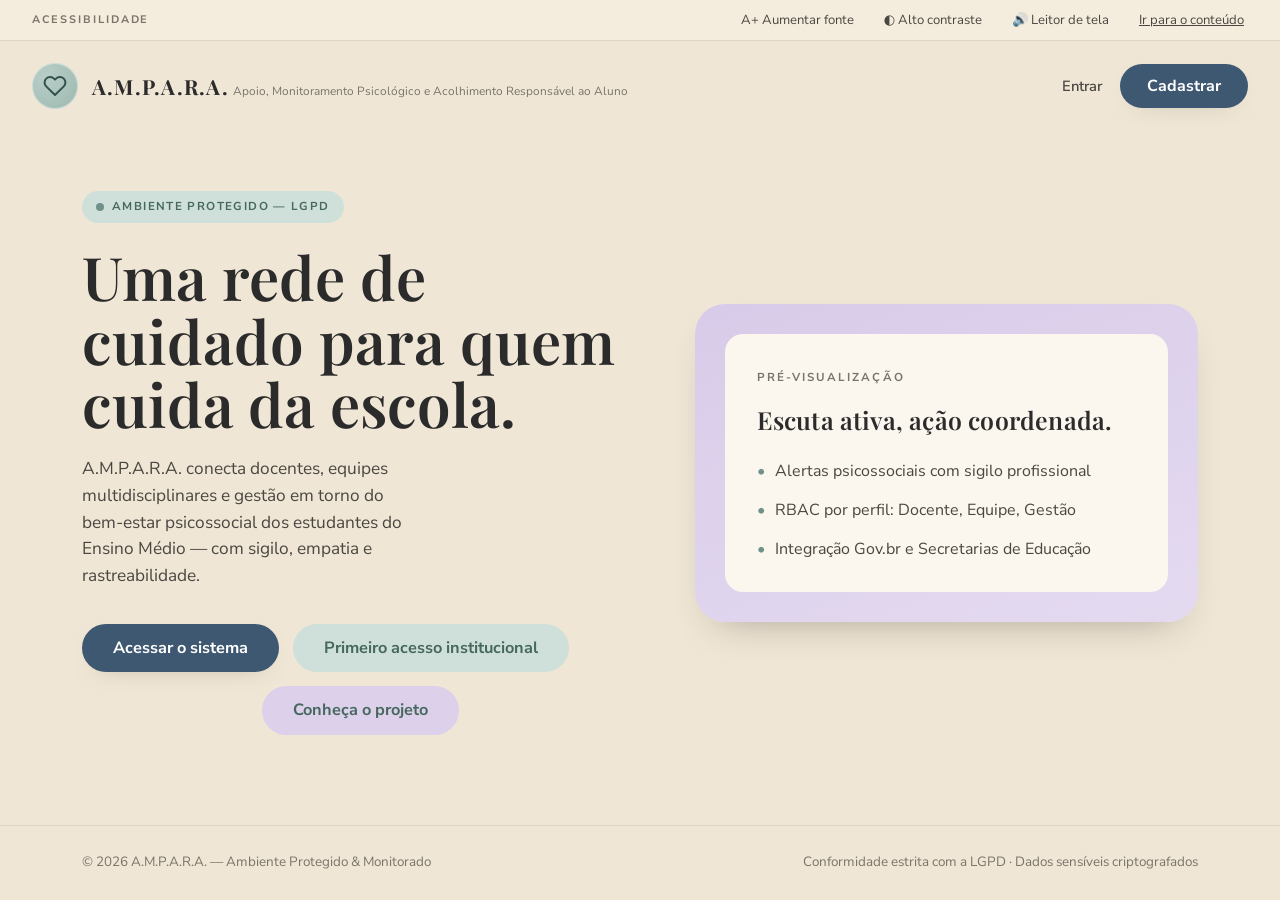
<file: templates/index.html>
<!doctype html>
<html lang="pt-BR">
<head>
  <meta charset="utf-8" />
  <meta name="viewport" content="width=device-width, initial-scale=1" />
  <title>A.M.P.A.R.A. — Rede de cuidado psicossocial escolar</title>
  <meta name="description" content="A.M.P.A.R.A. conecta docentes, equipes multidisciplinares e gestão em torno do bem-estar psicossocial dos estudantes do Ensino Médio." />
  <link rel="stylesheet" href="/static/styles.css" />
  <link rel="icon" href="data:image/svg+xml,<svg xmlns='http://www.w3.org/2000/svg' viewBox='0 0 100 100'><text y='.9em' font-size='90'>💚</text></svg>" />
</head>
<body>
  <a class="skip-link" href="#conteudo">Ir para o conteúdo</a>

  <!-- Barra de acessibilidade -->
  <div class="a11y-bar">
    <div class="wrap">
      <span class="label">Acessibilidade</span>
      <nav aria-label="Ferramentas de acessibilidade">
        <button class="a11y-btn" data-action="font">A+ Aumentar fonte</button>
        <button class="a11y-btn" data-action="contrast" aria-pressed="false">◐ Alto contraste</button>
        <button class="a11y-btn" data-action="reader">🔊 Leitor de tela</button>
        <a class="a11y-btn" href="#conteudo">Ir para o conteúdo</a>
      </nav>
    </div>
  </div>

  <!-- Cabeçalho -->
  <header class="site-header">
    <a class="brand" href="/">
      <span class="mark" aria-hidden="true">
        <svg viewBox="0 0 24 24" fill="none" stroke="currentColor" stroke-width="2" stroke-linecap="round" stroke-linejoin="round"><path d="M20.8 4.6a5.5 5.5 0 0 0-7.8 0L12 5.6l-1-1a5.5 5.5 0 0 0-7.8 7.8l1 1L12 21l7.8-7.6 1-1a5.5 5.5 0 0 0 0-7.8z"/></svg>
      </span>
      <span>
        <span class="name">A.M.P.A.R.A.</span>
        <span class="tagline">Apoio, Monitoramento Psicológico e Acolhimento Responsável ao Aluno</span>
      </span>
    </a>
    <div class="header-actions">
      <a class="header-link" href="/login">Entrar</a>
      <a class="btn btn-primary" href="/cadastro">Cadastrar</a>
    </div>
  </header>

  <!-- Conteúdo -->
  <main id="conteudo" class="container">
    <section class="hero">
      <div>
        <span class="badge"><span class="dot"></span> Ambiente Protegido — LGPD</span>
        <h1>Uma rede de cuidado para quem cuida da escola.</h1>
        <p class="lead">A.M.P.A.R.A. conecta docentes, equipes multidisciplinares e gestão em torno do bem-estar psicossocial dos estudantes do Ensino Médio — com sigilo, empatia e rastreabilidade.</p>
        <div class="cta-row">
          <a class="btn btn-primary btn-lg" href="/login">Acessar o sistema</a>
          <a class="btn btn-ghost btn-lg" href="/cadastro">Primeiro acesso institucional</a>
        </div>
        <div class="cta-secondary">
          <a class="btn btn-ghost btn-lg" href="https://ampara-sr1-presentation.lovable.app/">Conheça o projeto</a>
        </div>
      </div>

      <aside class="preview-shell" aria-label="Pré-visualização">
        <div class="preview-card">
          <span class="eyebrow">Pré-visualização</span>
          <h2>Escuta ativa, ação coordenada.</h2>
          <ul>
            <li>Alertas psicossociais com sigilo profissional</li>
            <li>RBAC por perfil: Docente, Equipe, Gestão</li>
            <li>Integração Gov.br e Secretarias de Educação</li>
          </ul>
        </div>
      </aside>
    </section>
  </main>

  <footer class="site-footer">
    <div class="container wrap">
      <span>© 2026 A.M.P.A.R.A. — Ambiente Protegido &amp; Monitorado</span>
      <span>Conformidade estrita com a LGPD · Dados sensíveis criptografados</span>
    </div>
  </footer>

  <script src="/static/main.js"></script>
</body>
</html>
</file>
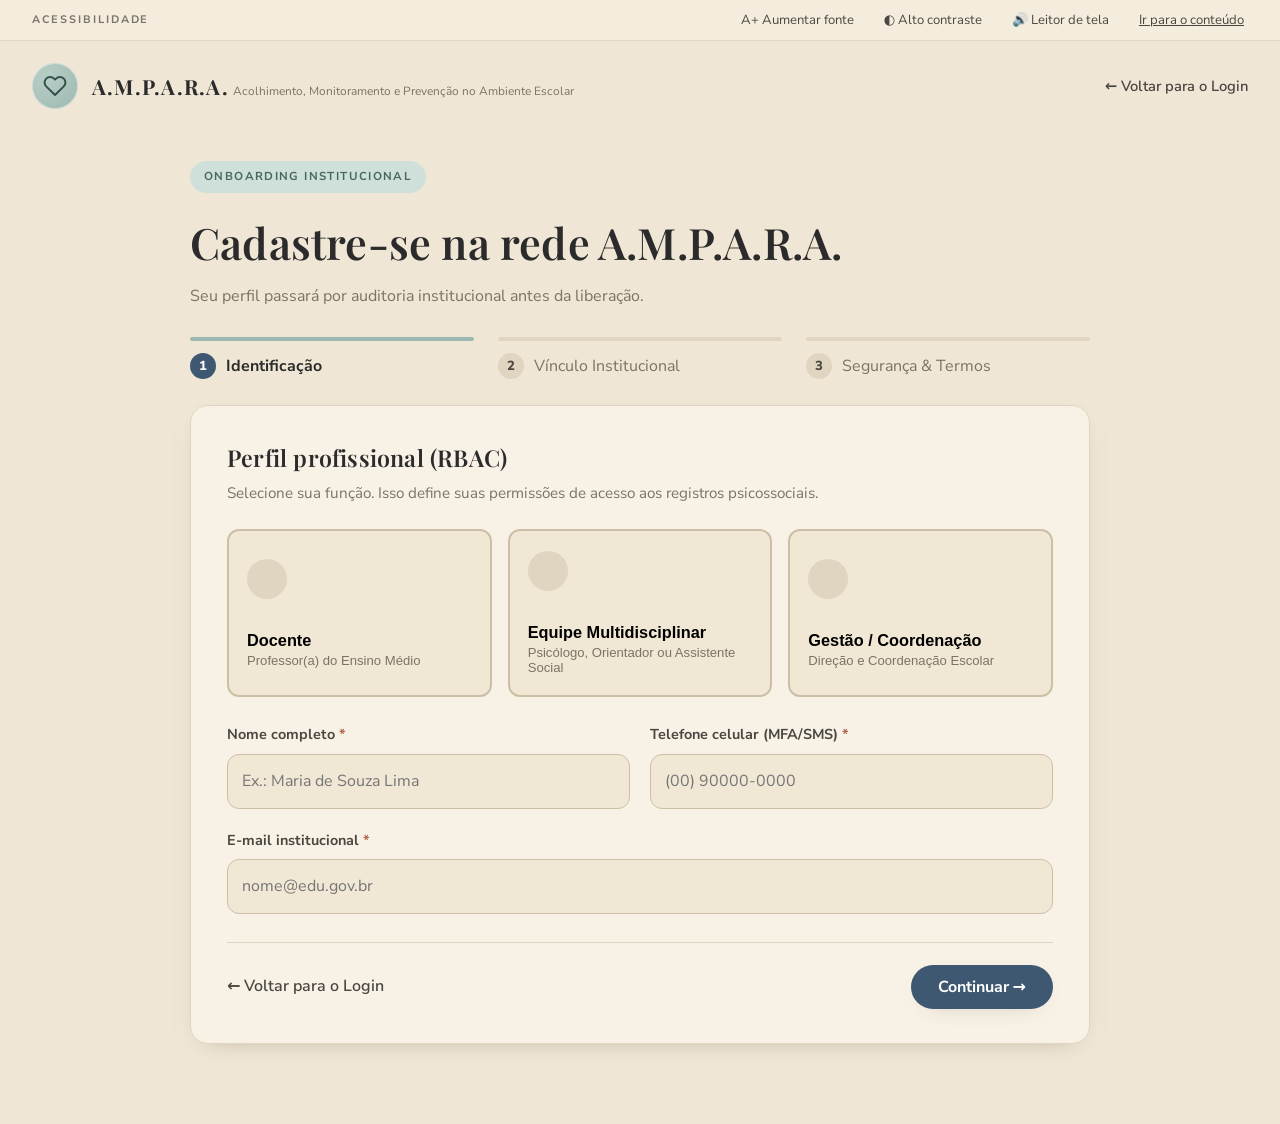
<file: templates/cadastro.html>
<!doctype html>
<html lang="pt-BR">
<head>
  <meta charset="utf-8" />
  <meta name="viewport" content="width=device-width, initial-scale=1" />
  <title>Cadastre-se na rede — A.M.P.A.R.A.</title>
  <meta name="description" content="Onboarding institucional da rede A.M.P.A.R.A. Seu perfil passará por auditoria antes da liberação." />
  <link rel="stylesheet" href="/static/styles.css" />
  <link rel="icon" href="data:image/svg+xml,<svg xmlns='http://www.w3.org/2000/svg' viewBox='0 0 100 100'><text y='.9em' font-size='90'>💚</text></svg>" />
</head>
<body>
  <a class="skip-link" href="#conteudo">Ir para o conteúdo</a>

  <div class="a11y-bar">
    <div class="wrap">
      <span class="label">Acessibilidade</span>
      <nav aria-label="Ferramentas de acessibilidade">
        <button class="a11y-btn" data-action="font">A+ Aumentar fonte</button>
        <button class="a11y-btn" data-action="contrast" aria-pressed="false">◐ Alto contraste</button>
        <button class="a11y-btn" data-action="reader">🔊 Leitor de tela</button>
        <a class="a11y-btn" href="#conteudo">Ir para o conteúdo</a>
      </nav>
    </div>
  </div>

  <header class="site-header">
    <a class="brand" href="/">
      <span class="mark" aria-hidden="true">
        <svg viewBox="0 0 24 24" fill="none" stroke="currentColor" stroke-width="2" stroke-linecap="round" stroke-linejoin="round"><path d="M20.8 4.6a5.5 5.5 0 0 0-7.8 0L12 5.6l-1-1a5.5 5.5 0 0 0-7.8 7.8l1 1L12 21l7.8-7.6 1-1a5.5 5.5 0 0 0 0-7.8z"/></svg>
      </span>
      <span>
        <span class="name">A.M.P.A.R.A.</span>
        <span class="tagline">Acolhimento, Monitoramento e Prevenção no Ambiente Escolar</span>
      </span>
    </a>
    <div class="header-actions">
      <a class="header-link" href="/login">← Voltar para o Login</a>
    </div>
  </header>

  <main id="conteudo" class="container">
    <section class="onboarding">
      <span class="badge">Onboarding Institucional</span>
      <h1>Cadastre-se na rede A.M.P.A.R.A.</h1>
      <p class="sub">Seu perfil passará por auditoria institucional antes da liberação.</p>

      <!-- Indicador de etapas -->
      <div class="steps" id="steps">
        <div class="step active" data-step="1">
          <div class="bar"></div>
          <div class="row"><span class="num">1</span> Identificação</div>
        </div>
        <div class="step" data-step="2">
          <div class="bar"></div>
          <div class="row"><span class="num">2</span> Vínculo Institucional</div>
        </div>
        <div class="step" data-step="3">
          <div class="bar"></div>
          <div class="row"><span class="num">3</span> Segurança &amp; Termos</div>
        </div>
      </div>

      <form id="wizard" class="wizard-card" novalidate>

        <!-- ETAPA 1 — Identificação -->
        <section class="panel active" data-panel="1">
          <h2>Perfil profissional (RBAC)</h2>
          <p class="desc">Selecione sua função. Isso define suas permissões de acesso aos registros psicossociais.</p>

          <div class="rbac-grid" role="group" aria-label="Perfil profissional">
            <button type="button" class="rbac-card" data-role="docente" aria-pressed="false">
              <span class="picked">✓ Selecionado</span>
              <span class="avatar" aria-hidden="true"></span>
              <span class="role">Docente</span>
              <span class="role-sub">Professor(a) do Ensino Médio</span>
            </button>
            <button type="button" class="rbac-card" data-role="equipe" aria-pressed="false">
              <span class="picked">✓ Selecionado</span>
              <span class="avatar" aria-hidden="true"></span>
              <span class="role">Equipe Multidisciplinar</span>
              <span class="role-sub">Psicólogo, Orientador ou Assistente Social</span>
            </button>
            <button type="button" class="rbac-card" data-role="gestao" aria-pressed="false">
              <span class="picked">✓ Selecionado</span>
              <span class="avatar" aria-hidden="true"></span>
              <span class="role">Gestão / Coordenação</span>
              <span class="role-sub">Direção e Coordenação Escolar</span>
            </button>
          </div>

          <div class="grid-2">
            <div class="field">
              <label for="nome">Nome completo <span class="req">*</span></label>
              <input id="nome" class="input-plain" type="text" placeholder="Ex.: Maria de Souza Lima" required />
            </div>
            <div class="field">
              <label for="tel">Telefone celular (MFA/SMS) <span class="req">*</span></label>
              <input id="tel" class="input-plain" type="tel" placeholder="(00) 90000-0000" required />
            </div>
          </div>
          <div class="field">
            <label for="email">E-mail institucional <span class="req">*</span></label>
            <input id="email" class="input-plain" type="email" placeholder="nome@edu.gov.br" required />
          </div>

          <div class="wizard-foot">
            <a class="link-back" href="/login">← Voltar para o Login</a>
            <button type="button" class="btn btn-primary" data-next="1">Continuar →</button>
          </div>
        </section>

        <!-- ETAPA 2 — Vínculo Institucional -->
        <section class="panel" data-panel="2">
          <h2>Vínculo institucional &amp; rastreabilidade</h2>
          <p class="desc">Usaremos estas informações para validar seu cadastro com a Secretaria de Educação.</p>

          <div class="field">
            <label for="matricula">Matrícula funcional <span class="req">*</span></label>
            <input id="matricula" class="input-plain" type="text" placeholder="00000000-0" required />
          </div>

          <div class="grid-3">
            <div class="field">
              <label for="estado">Estado <span class="req">*</span></label>
              <select id="estado" class="input-plain" required>
                <!--<option value="" selected disabled>Selecione...</option>
                <option>Acre</option><option>Alagoas</option><option>Amapá</option>
                <option>Amazonas</option><option>Bahia</option><option>Ceará</option>
                <option>Distrito Federal</option><option>Espírito Santo</option><option>Goiás</option>
                <option>Maranhão</option><option>Mato Grosso</option><option>Mato Grosso do Sul</option>
                <option>Minas Gerais</option><option>Pará</option><option>Paraíba</option>
                <option>Paraná</option>-->
                <option>Pernambuco</option>
                <!--<option>Piauí</option>
                <option>Rio de Janeiro</option><option>Rio Grande do Norte</option><option>Rio Grande do Sul</option>
                <option>Rondônia</option><option>Roraima</option><option>Santa Catarina</option>
                <option>São Paulo</option><option>Sergipe</option><option>Tocantins</option>-->
              </select>
            </div>
            <div class="field">
              <label for="municipio">Município <span class="req">*</span></label>
              <input id="municipio" class="input-plain" type="text" value="Recife" disabled required />
              <!-- Antigo 01/11/26 <input id="municipio" class="input-plain" type="text" placeholder="Selecione o estado primeiro" disabled required />-->
            </div>
            <!---Antigo
            <div class="field">
              <label for="escola">Escola <span class="req">*</span></label>
              <input id="escola" class="input-plain" type="text" placeholder="Buscar escola..." disabled required />
            </div>
            --->
            <div class="field">
              <label for="escola">Escola <span class="req">*</span></label>
              <input
                id="escola"
                class="input-plain"
                type="text"
                value="Escola Ampara"
                readonly
                required
              />
            </div>
          </div>
          <p class="muted" style="font-size:.82rem;">Base pública integrada ao INEP/Censo Escolar. Os campos são preenchidos por autocompletar.</p>

          <div class="wizard-foot">
            <button type="button" class="link-back" data-prev="2">← Etapa anterior</button>
            <button type="button" class="btn btn-primary" data-next="2">Continuar →</button>
          </div>
        </section>

        <!-- ETAPA 3 — Segurança & Termos -->
        <section class="panel" data-panel="3">
          <h2>Credenciais &amp; conformidade legal</h2>
          <p class="desc">Crie uma senha forte e aceite os compromissos de sigilo.</p>

          <div class="field">
            <label for="pass1">Criar senha <span class="req">*</span></label>
            <input id="pass1" class="input-plain" type="password" autocomplete="new-password" required />
            <div class="strength">
              <div class="track"><div class="fill" id="strengthFill"></div></div>
              <div class="label" id="strengthLabel">Força: —</div>
            </div>
          </div>

          <div class="field">
            <label for="pass2">Confirmar senha <span class="req">*</span></label>
            <input id="pass2" class="input-plain" type="password" autocomplete="new-password" required />
            <div class="match-msg" id="matchMsg" hidden></div>
          </div>

          <p class="terms-title">Compromissos obrigatórios (LGPD)</p>
          <div class="terms-box">
            <div class="check-row">
              <input id="t1" type="checkbox" required />
              <label for="t1">Li e concordo com a <a href="#">Política de Privacidade</a> e o Termo de Tratamento de Dados Sensíveis de Saúde Escolar (LGPD).</label>
            </div>
            <div class="check-row">
              <input id="t2" type="checkbox" required />
              <label for="t2">Assino o Compromisso de Sigilo e Confidencialidade sobre os registros de comportamento e alertas psicossociais dos estudantes.</label>
            </div>
          </div>

          <div class="wizard-foot">
            <button type="button" class="link-back" data-prev="3">← Etapa anterior</button>
            <button type="submit" class="btn btn-primary" id="submitBtn" disabled>Solicitar validação de cadastro</button>
          </div>
        </section>

        <!-- SUCESSO -->
        <section class="panel" data-panel="4">
          <div class="success">
            <div class="ico" aria-hidden="true">✓</div>
            <!---Antigo 01/11/26
            <h2>Cadastro enviado para auditoria</h2>
            <p class="muted">Recebemos sua solicitação. A Secretaria de Educação validará seu vínculo institucional e você receberá a liberação por e-mail e SMS.</p>
            -->
            <!-- Novo 01/11 -->
            <h2>Cadastro realizado com sucesso!</h2>
            <p class="muted">Agora você já pode colaborar com o AMPARA na sua escola.</p>
            <div style="margin-top:22px;">
              <a class="btn btn-primary" href="/login">Voltar para o Login</a>
            </div>
          </div>
        </section>

      </form>
    </section>
  </main>

  <script src="/static/main.js"></script>
</body>
</html>
</file>
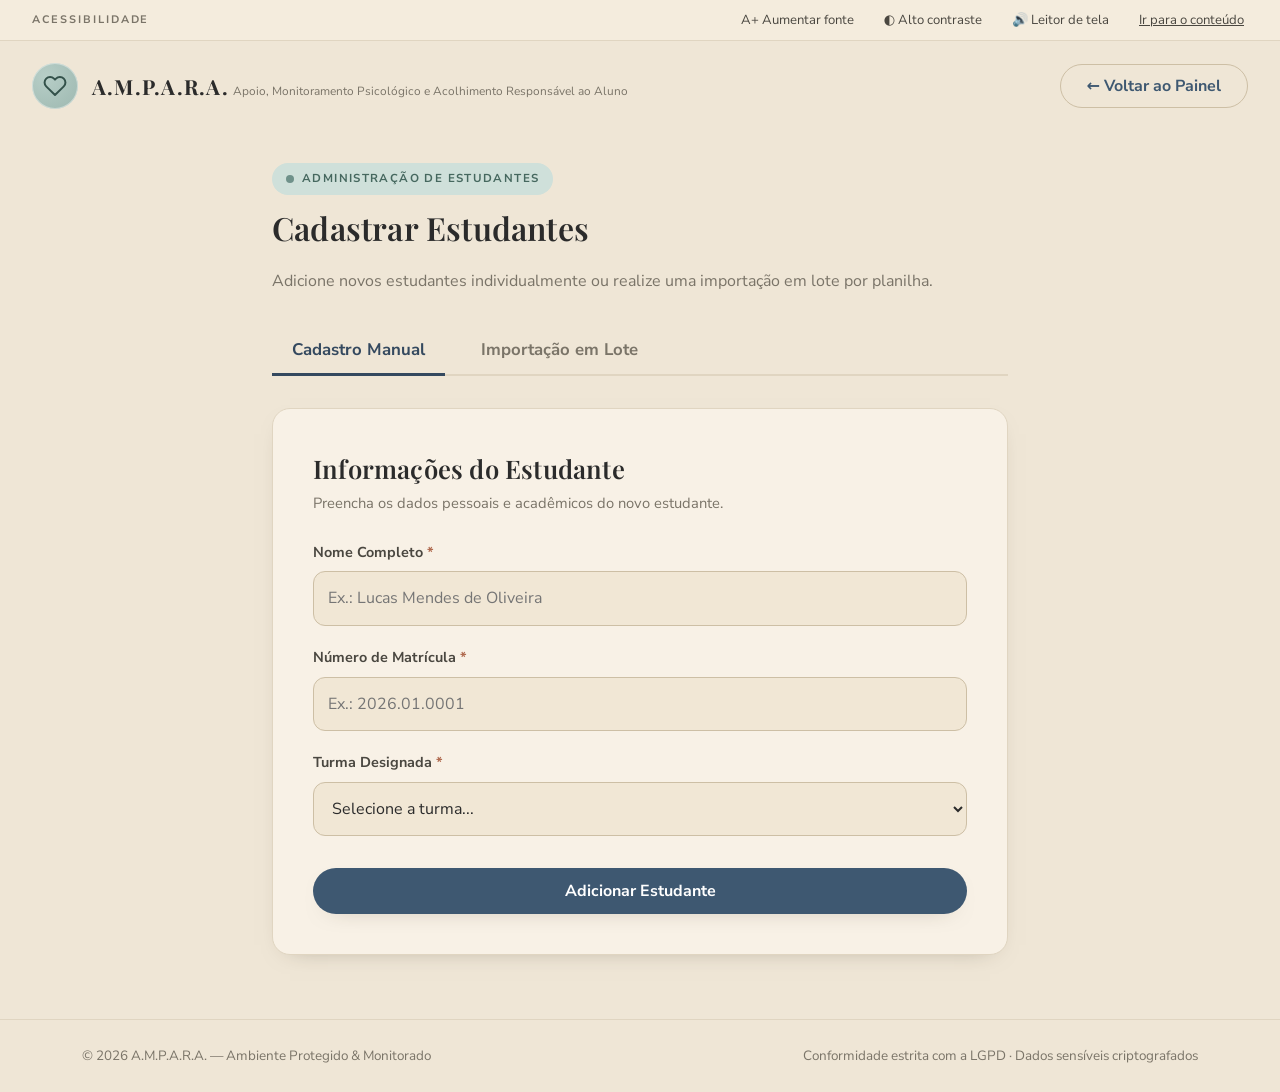
<file: templates/cadastro_estudante.html>
<!doctype html>
<html lang="pt-BR">
<head>
  <meta charset="utf-8" />
  <meta name="viewport" content="width=device-width, initial-scale=1" />
  <title>Cadastro de Estudantes — A.M.P.A.R.A.</title>
  <meta name="description" content="Cadastre novos estudantes de forma simples ou em lote." />
  <link rel="stylesheet" href="/static/styles.css" />
  <link rel="icon" href="data:image/svg+xml,<svg xmlns='http://www.w3.org/2000/svg' viewBox='0 0 100 100'><text y='.9em' font-size='90'>💚</text></svg>" />
  <style>
    .registration-container {
      margin-top: 32px;
      margin-bottom: 64px;
      max-width: 800px;
      margin-left: auto;
      margin-right: auto;
    }
    .tabs-nav {
      display: flex;
      gap: 16px;
      border-bottom: 2px solid var(--border);
      margin-bottom: 32px;
    }
    .tab-btn {
      background: none;
      border: none;
      font-family: var(--font-sans);
      font-size: 1.05rem;
      font-weight: 700;
      padding: 12px 20px;
      color: var(--muted);
      cursor: pointer;
      border-bottom: 3px solid transparent;
      margin-bottom: -2px;
      transition: color 0.15s, border-bottom-color 0.15s;
    }
    .tab-btn:hover {
      color: var(--navy);
    }
    .tab-btn.active {
      color: var(--navy-dark);
      border-bottom-color: var(--navy-dark);
    }
    .tab-panel {
      display: none;
    }
    .tab-panel.active {
      display: block;
    }
    .drop-zone {
      border: 2px dashed var(--border-strong);
      border-radius: var(--radius-sm);
      padding: 48px 24px;
      text-align: center;
      background: var(--card-inset);
      cursor: pointer;
      transition: background-color 0.15s, border-color 0.15s;
      margin-bottom: 24px;
    }
    .drop-zone:hover, .drop-zone.dragover {
      background: #fdfaf4;
      border-color: var(--navy);
    }
    .drop-zone .icon {
      font-size: 3rem;
      margin-bottom: 16px;
    }
    .drop-zone .text {
      font-weight: 700;
      color: var(--ink-soft);
      font-size: 1.1rem;
    }
    .drop-zone .subtext {
      font-size: 0.88rem;
      color: var(--muted);
      margin-top: 6px;
    }
    .file-info {
      margin-top: 16px;
      font-size: 0.95rem;
      color: var(--sage-badge-tx);
      font-weight: 700;
      display: none;
    }
    .progress-bar-container {
      width: 100%;
      background: var(--border);
      border-radius: 10px;
      height: 8px;
      margin-top: 16px;
      display: none;
      overflow: hidden;
    }
    .progress-bar-fill {
      height: 100%;
      background: var(--ok);
      width: 0%;
      transition: width 0.1s linear;
    }
  </style>
</head>
<body>
  <a class="skip-link" href="#conteudo">Ir para o conteúdo</a>

  <!-- Barra de acessibilidade -->
  <div class="a11y-bar">
    <div class="wrap">
      <span class="label">Acessibilidade</span>
      <nav aria-label="Ferramentas de acessibilidade">
        <button class="a11y-btn" data-action="font">A+ Aumentar fonte</button>
        <button class="a11y-btn" data-action="contrast" aria-pressed="false">◐ Alto contraste</button>
        <button class="a11y-btn" data-action="reader">🔊 Leitor de tela</button>
        <a class="a11y-btn" href="#conteudo">Ir para o conteúdo</a>
      </nav>
    </div>
  </div>

  <!-- Cabeçalho -->
  <header class="site-header">
    <a class="brand" href="/">
      <span class="mark" aria-hidden="true">
        <svg viewBox="0 0 24 24" fill="none" stroke="currentColor" stroke-width="2" stroke-linecap="round" stroke-linejoin="round"><path d="M20.8 4.6a5.5 5.5 0 0 0-7.8 0L12 5.6l-1-1a5.5 5.5 0 0 0-7.8 7.8l1 1L12 21l7.8-7.6 1-1a5.5 5.5 0 0 0 0-7.8z"/></svg>
      </span>
      <span>
        <span class="name">A.M.P.A.R.A.</span>
        <span class="tagline">Apoio, Monitoramento Psicológico e Acolhimento Responsável ao Aluno</span>
      </span>
    </a>
    <div class="header-actions">
      <a class="btn btn-outline" href="/dashboard">← Voltar ao Painel</a>
    </div>
  </header>

  <!-- Conteúdo -->
  <main id="conteudo" class="container registration-container">
    <span class="badge" style="margin-bottom: 8px;"><span class="dot"></span> Administração de Estudantes</span>
    <h1 style="margin-top: 0; margin-bottom: 8px;">Cadastrar Estudantes</h1>
    <p class="description" style="color: var(--muted); margin-bottom: 32px;">Adicione novos estudantes individualmente ou realize uma importação em lote por planilha.</p>

    <!-- Abas de Navegação -->
    <div class="tabs-nav" role="tablist" aria-label="Opções de cadastro">
      <button class="tab-btn active" role="tab" aria-selected="true" aria-controls="panel-manual" id="tab-manual">
        Cadastro Manual
      </button>
      <button class="tab-btn" role="tab" aria-selected="false" aria-controls="panel-lote" id="tab-lote">
        Importação em Lote
      </button>
    </div>

    <!-- Painel 1: Cadastro Manual -->
    <div class="tab-panel active" id="panel-manual" role="tabpanel" aria-labelledby="tab-manual">
      <form id="form-cadastro-estudante" class="form-card" novalidate>
        <h2>Informações do Estudante</h2>
        <p class="sub">Preencha os dados pessoais e acadêmicos do novo estudante.</p>

        <div class="field">
          <label for="nome-estudante">Nome Completo <span class="req">*</span></label>
          <input id="nome-estudante" class="input-plain" type="text" placeholder="Ex.: Lucas Mendes de Oliveira" required />
        </div>

        <div class="field">
          <label for="matricula-estudante">Número de Matrícula <span class="req">*</span></label>
          <input id="matricula-estudante" class="input-plain" type="text" placeholder="Ex.: 2026.01.0001" required />
        </div>

        <div class="field">
          <label for="turma-estudante">Turma Designada <span class="req">*</span></label>
          <select id="turma-estudante" class="input-plain" required>
            <option value="" disabled selected>Selecione a turma...</option>
            <option value="1a">1º Ano A</option>
            <option value="1b">1º Ano B</option>
            <option value="2a">2º Ano A</option>
            <option value="2b">2º Ano B</option>
            <option value="3a">3º Ano A</option>
          </select>
        </div>

        <button type="submit" class="btn btn-primary" style="width: 100%; padding: 14px; font-weight: 700; margin-top: 12px;">
          Adicionar Estudante
        </button>
      </form>
    </div>

    <!-- Painel 2: Importação em Lote -->
    <div class="tab-panel" id="panel-lote" role="tabpanel" aria-labelledby="tab-lote">
      <div class="form-card">
        <h2>Importar Planilha de Estudantes</h2>
        <p class="sub">Selecione ou arraste uma planilha CSV ou Excel (.xlsx) contendo a lista de estudantes e matrículas.</p>

        <div class="drop-zone" id="drop-zone-estudante">
          <div class="icon">📂</div>
          <div class="text">Arraste e solte o arquivo aqui</div>
          <div class="subtext">ou clique para selecionar do seu dispositivo</div>
          <div class="subtext" style="font-size: 0.78rem; margin-top: 10px;">Formatos aceitos: .csv, .xlsx · Tamanho máximo: 5MB</div>
          <input type="file" id="file-input-estudante" accept=".csv, application/vnd.openxmlformats-officedocument.spreadsheetml.sheet" style="display: none;" />
        </div>

        <div class="file-info" id="file-info-estudante">
          Arquivo selecionado: <span id="file-name-estudante"></span>
        </div>

        <div class="progress-bar-container" id="progress-container-estudante">
          <div class="progress-bar-fill" id="progress-fill-estudante"></div>
        </div>

        <button type="button" class="btn btn-primary" id="btn-importar-estudante" style="width: 100%; padding: 14px; font-weight: 700; margin-top: 12px;" disabled>
          Processar Importação
        </button>
      </div>
    </div>
  </main>

  <!-- Rodapé -->
  <footer class="site-footer">
    <div class="container wrap">
      <span>© 2026 A.M.P.A.R.A. — Ambiente Protegido &amp; Monitorado</span>
      <span>Conformidade estrita com a LGPD · Dados sensíveis criptografados</span>
    </div>
  </footer>

  <script src="/static/main.js"></script>
  <script>
    // JS interativo para a página de Estudantes
    (function() {
      'use strict';

      // Gerenciamento de Abas (Tabs)
      const tabs = document.querySelectorAll('.tab-btn');
      const panels = document.querySelectorAll('.tab-panel');

      tabs.forEach(tab => {
        tab.addEventListener('click', () => {
          const target = tab.getAttribute('aria-controls');

          tabs.forEach(t => {
            t.classList.remove('active');
            t.setAttribute('aria-selected', 'false');
          });
          panels.forEach(p => p.classList.remove('active'));

          tab.classList.add('active');
          tab.setAttribute('aria-selected', 'true');
          document.getElementById(target).classList.add('active');
        });
      });

      // Validação do Formulário Manual
      const form = document.getElementById('form-cadastro-estudante');
      form.addEventListener('submit', function(e) {
        e.preventDefault();

        const nome = document.getElementById('nome-estudante').value.trim();
        const matricula = document.getElementById('matricula-estudante').value.trim();
        const turmaSelect = document.getElementById('turma-estudante');
        const turmaText = turmaSelect.options[turmaSelect.selectedIndex].text;

        if (!nome || !matricula || !turmaSelect.value) {
          if (typeof toast === 'function') {
            toast('Por favor, preencha todos os campos obrigatórios (*).');
          } else {
            alert('Por favor, preencha todos os campos obrigatórios (*).');
          }
          return;
        }

        // Simular sucesso
        if (typeof toast === 'function') {
          toast(`Estudante "${nome}" cadastrado na turma "${turmaText}"!`);
        } else {
          alert(`Estudante "${nome}" cadastrado na turma "${turmaText}"!`);
        }

        form.reset();
      });

      // Importação de Arquivos em Lote
      const dropZone = document.getElementById('drop-zone-estudante');
      const fileInput = document.getElementById('file-input-estudante');
      const fileInfo = document.getElementById('file-info-estudante');
      const fileNameSpan = document.getElementById('file-name-estudante');
      const progressContainer = document.getElementById('progress-container-estudante');
      const progressFill = document.getElementById('progress-fill-estudante');
      const btnImportar = document.getElementById('btn-importar-estudante');

      dropZone.addEventListener('click', () => fileInput.click());

      dropZone.addEventListener('dragover', (e) => {
        e.preventDefault();
        dropZone.classList.add('dragover');
      });

      dropZone.addEventListener('dragleave', () => {
        dropZone.classList.remove('dragover');
      });

      dropZone.addEventListener('drop', (e) => {
        e.preventDefault();
        dropZone.classList.remove('dragover');
        if (e.dataTransfer.files.length > 0) {
          handleFileSelected(e.dataTransfer.files[0]);
        }
      });

      fileInput.addEventListener('change', () => {
        if (fileInput.files.length > 0) {
          handleFileSelected(fileInput.files[0]);
        }
      });

      function handleFileSelected(file) {
        const allowedExtensions = /(\.csv|\.xlsx)$/i;
        if (!allowedExtensions.exec(file.name)) {
          if (typeof toast === 'function') {
            toast('Extensão de arquivo inválida. Apenas CSV e Excel são aceitos.');
          } else {
            alert('Extensão de arquivo inválida. Apenas CSV e Excel são aceitos.');
          }
          btnImportar.disabled = true;
          fileInfo.style.display = 'none';
          return;
        }

        fileNameSpan.textContent = `${file.name} (${(file.size / 1024).toFixed(1)} KB)`;
        fileInfo.style.display = 'block';
        btnImportar.disabled = false;
        
        // Reset progress
        progressContainer.style.display = 'none';
        progressFill.style.width = '0%';
      }

      btnImportar.addEventListener('click', () => {
        btnImportar.disabled = true;
        progressContainer.style.display = 'block';
        
        let width = 0;
        const interval = setInterval(() => {
          if (width >= 100) {
            clearInterval(interval);
            setTimeout(() => {
              if (typeof toast === 'function') {
                toast('Relação de estudantes importada com sucesso!');
              } else {
                alert('Relação de estudantes importada com sucesso!');
              }
              // Reset
              fileInfo.style.display = 'none';
              progressContainer.style.display = 'none';
              progressFill.style.width = '0%';
              fileInput.value = '';
            }, 500);
          } else {
            width += 5;
            progressFill.style.width = width + '%';
          }
        }, 100);
      });
    })();
  </script>
</body>
</html>
</file>
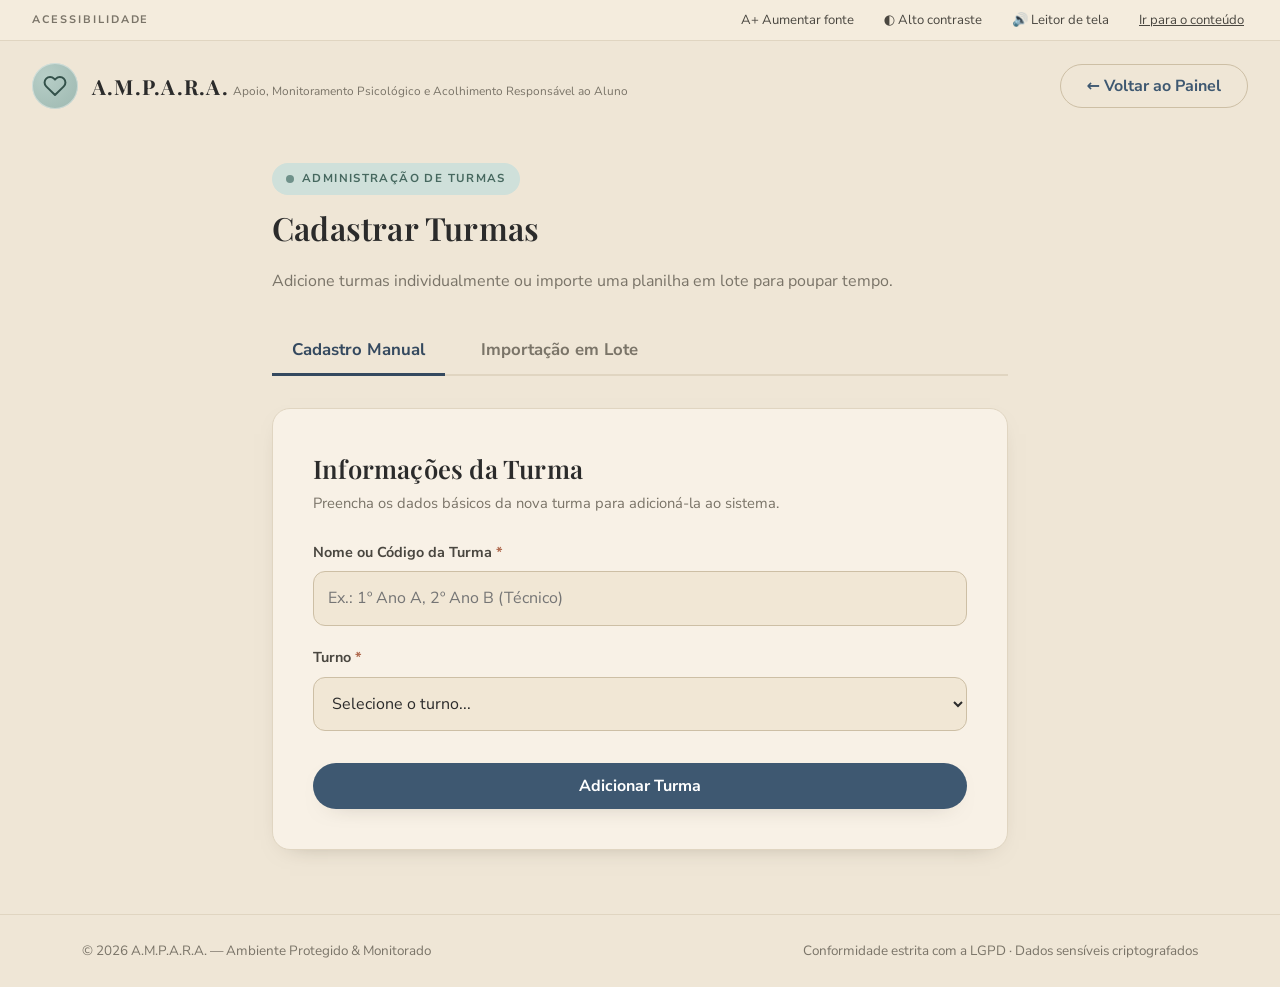
<file: templates/cadastro_turma.html>
<!doctype html>
<html lang="pt-BR">
<head>
  <meta charset="utf-8" />
  <meta name="viewport" content="width=device-width, initial-scale=1" />
  <title>Cadastro de Turmas — A.M.P.A.R.A.</title>
  <meta name="description" content="Cadastre novas turmas de forma simples ou em lote." />
  <link rel="stylesheet" href="/static/styles.css" />
  <link rel="icon" href="data:image/svg+xml,<svg xmlns='http://www.w3.org/2000/svg' viewBox='0 0 100 100'><text y='.9em' font-size='90'>💚</text></svg>" />
  <style>
    .registration-container {
      margin-top: 32px;
      margin-bottom: 64px;
      max-width: 800px;
      margin-left: auto;
      margin-right: auto;
    }
    .tabs-nav {
      display: flex;
      gap: 16px;
      border-bottom: 2px solid var(--border);
      margin-bottom: 32px;
    }
    .tab-btn {
      background: none;
      border: none;
      font-family: var(--font-sans);
      font-size: 1.05rem;
      font-weight: 700;
      padding: 12px 20px;
      color: var(--muted);
      cursor: pointer;
      border-bottom: 3px solid transparent;
      margin-bottom: -2px;
      transition: color 0.15s, border-bottom-color 0.15s;
    }
    .tab-btn:hover {
      color: var(--navy);
    }
    .tab-btn.active {
      color: var(--navy-dark);
      border-bottom-color: var(--navy-dark);
    }
    .tab-panel {
      display: none;
    }
    .tab-panel.active {
      display: block;
    }
    .drop-zone {
      border: 2px dashed var(--border-strong);
      border-radius: var(--radius-sm);
      padding: 48px 24px;
      text-align: center;
      background: var(--card-inset);
      cursor: pointer;
      transition: background-color 0.15s, border-color 0.15s;
      margin-bottom: 24px;
    }
    .drop-zone:hover, .drop-zone.dragover {
      background: #fdfaf4;
      border-color: var(--navy);
    }
    .drop-zone .icon {
      font-size: 3rem;
      margin-bottom: 16px;
    }
    .drop-zone .text {
      font-weight: 700;
      color: var(--ink-soft);
      font-size: 1.1rem;
    }
    .drop-zone .subtext {
      font-size: 0.88rem;
      color: var(--muted);
      margin-top: 6px;
    }
    .file-info {
      margin-top: 16px;
      font-size: 0.95rem;
      color: var(--sage-badge-tx);
      font-weight: 700;
      display: none;
    }
    .progress-bar-container {
      width: 100%;
      background: var(--border);
      border-radius: 10px;
      height: 8px;
      margin-top: 16px;
      display: none;
      overflow: hidden;
    }
    .progress-bar-fill {
      height: 100%;
      background: var(--ok);
      width: 0%;
      transition: width 0.1s linear;
    }
  </style>
</head>
<body>
  <a class="skip-link" href="#conteudo">Ir para o conteúdo</a>

  <!-- Barra de acessibilidade -->
  <div class="a11y-bar">
    <div class="wrap">
      <span class="label">Acessibilidade</span>
      <nav aria-label="Ferramentas de acessibilidade">
        <button class="a11y-btn" data-action="font">A+ Aumentar fonte</button>
        <button class="a11y-btn" data-action="contrast" aria-pressed="false">◐ Alto contraste</button>
        <button class="a11y-btn" data-action="reader">🔊 Leitor de tela</button>
        <a class="a11y-btn" href="#conteudo">Ir para o conteúdo</a>
      </nav>
    </div>
  </div>

  <!-- Cabeçalho -->
  <header class="site-header">
    <a class="brand" href="/">
      <span class="mark" aria-hidden="true">
        <svg viewBox="0 0 24 24" fill="none" stroke="currentColor" stroke-width="2" stroke-linecap="round" stroke-linejoin="round"><path d="M20.8 4.6a5.5 5.5 0 0 0-7.8 0L12 5.6l-1-1a5.5 5.5 0 0 0-7.8 7.8l1 1L12 21l7.8-7.6 1-1a5.5 5.5 0 0 0 0-7.8z"/></svg>
      </span>
      <span>
        <span class="name">A.M.P.A.R.A.</span>
        <span class="tagline">Apoio, Monitoramento Psicológico e Acolhimento Responsável ao Aluno</span>
      </span>
    </a>
    <div class="header-actions">
      <a class="btn btn-outline" href="/dashboard">← Voltar ao Painel</a>
    </div>
  </header>

  <!-- Conteúdo -->
  <main id="conteudo" class="container registration-container">
    <span class="badge" style="margin-bottom: 8px;"><span class="dot"></span> Administração de Turmas</span>
    <h1 style="margin-top: 0; margin-bottom: 8px;">Cadastrar Turmas</h1>
    <p class="description" style="color: var(--muted); margin-bottom: 32px;">Adicione turmas individualmente ou importe uma planilha em lote para poupar tempo.</p>

    <!-- Abas de Navegação -->
    <div class="tabs-nav" role="tablist" aria-label="Opções de cadastro">
      <button class="tab-btn active" role="tab" aria-selected="true" aria-controls="panel-manual" id="tab-manual">
        Cadastro Manual
      </button>
      <button class="tab-btn" role="tab" aria-selected="false" aria-controls="panel-lote" id="tab-lote">
        Importação em Lote
      </button>
    </div>

    <!-- Painel 1: Cadastro Manual -->
    <div class="tab-panel active" id="panel-manual" role="tabpanel" aria-labelledby="tab-manual">
      <form id="form-cadastro-turma" class="form-card" novalidate>
        <h2>Informações da Turma</h2>
        <p class="sub">Preencha os dados básicos da nova turma para adicioná-la ao sistema.</p>

        <div class="field">
          <label for="nome-turma">Nome ou Código da Turma <span class="req">*</span></label>
          <input id="nome-turma" class="input-plain" type="text" placeholder="Ex.: 1º Ano A, 2º Ano B (Técnico)" required />
        </div>

        <div class="field">
          <label for="turno-turma">Turno <span class="req">*</span></label>
          <select id="turno-turma" class="input-plain" required>
            <option value="" disabled selected>Selecione o turno...</option>
            <option value="matutino">Matutino (Manhã)</option>
            <option value="vespertino">Vespertino (Tarde)</option>
            <option value="noturno">Noturno (Noite)</option>
            <option value="integral">Integral (Integral)</option>
          </select>
        </div>

        <button type="submit" class="btn btn-primary" style="width: 100%; padding: 14px; font-weight: 700; margin-top: 12px;">
          Adicionar Turma
        </button>
      </form>
    </div>

    <!-- Painel 2: Importação em Lote -->
    <div class="tab-panel" id="panel-lote" role="tabpanel" aria-labelledby="tab-lote">
      <div class="form-card">
        <h2>Importar Planilha de Turmas</h2>
        <p class="sub">Selecione ou arraste um arquivo CSV ou Excel (.xlsx) contendo as informações das turmas.</p>

        <div class="drop-zone" id="drop-zone-turma">
          <div class="icon">📂</div>
          <div class="text">Arraste e solte o arquivo aqui</div>
          <div class="subtext">ou clique para selecionar do seu dispositivo</div>
          <div class="subtext" style="font-size: 0.78rem; margin-top: 10px;">Formatos aceitos: .csv, .xlsx · Tamanho máximo: 5MB</div>
          <input type="file" id="file-input-turma" accept=".csv, application/vnd.openxmlformats-officedocument.spreadsheetml.sheet" style="display: none;" />
        </div>

        <div class="file-info" id="file-info-turma">
          Arquivo selecionado: <span id="file-name-turma"></span>
        </div>

        <div class="progress-bar-container" id="progress-container-turma">
          <div class="progress-bar-fill" id="progress-fill-turma"></div>
        </div>

        <button type="button" class="btn btn-primary" id="btn-importar-turma" style="width: 100%; padding: 14px; font-weight: 700; margin-top: 12px;" disabled>
          Processar Importação
        </button>
      </div>
    </div>
  </main>

  <!-- Rodapé -->
  <footer class="site-footer">
    <div class="container wrap">
      <span>© 2026 A.M.P.A.R.A. — Ambiente Protegido &amp; Monitorado</span>
      <span>Conformidade estrita com a LGPD · Dados sensíveis criptografados</span>
    </div>
  </footer>

  <script src="/static/main.js"></script>
  <script>
    // JS interativo para a página de Turmas
    (function() {
      'use strict';

      // Gerenciamento de Abas (Tabs)
      const tabs = document.querySelectorAll('.tab-btn');
      const panels = document.querySelectorAll('.tab-panel');

      tabs.forEach(tab => {
        tab.addEventListener('click', () => {
          const target = tab.getAttribute('aria-controls');

          tabs.forEach(t => {
            t.classList.remove('active');
            t.setAttribute('aria-selected', 'false');
          });
          panels.forEach(p => p.classList.remove('active'));

          tab.classList.add('active');
          tab.setAttribute('aria-selected', 'true');
          document.getElementById(target).classList.add('active');
        });
      });

      // Validação do Formulário Manual
      const form = document.getElementById('form-cadastro-turma');
      form.addEventListener('submit', function(e) {
        e.preventDefault();

        const nome = document.getElementById('nome-turma').value.trim();
        const turno = document.getElementById('turno-turma').value;

        if (!nome || !turno) {
          if (typeof toast === 'function') {
            toast('Por favor, preencha todos os campos obrigatórios (*).');
          } else {
            alert('Por favor, preencha todos os campos obrigatórios (*).');
          }
          return;
        }

        // Simular sucesso
        if (typeof toast === 'function') {
          toast(`Turma "${nome}" adicionada com sucesso!`);
        } else {
          alert(`Turma "${nome}" adicionada com sucesso!`);
        }

        form.reset();
      });

      // Importação de Arquivos em Lote
      const dropZone = document.getElementById('drop-zone-turma');
      const fileInput = document.getElementById('file-input-turma');
      const fileInfo = document.getElementById('file-info-turma');
      const fileNameSpan = document.getElementById('file-name-turma');
      const progressContainer = document.getElementById('progress-container-turma');
      const progressFill = document.getElementById('progress-fill-turma');
      const btnImportar = document.getElementById('btn-importar-turma');

      dropZone.addEventListener('click', () => fileInput.click());

      dropZone.addEventListener('dragover', (e) => {
        e.preventDefault();
        dropZone.classList.add('dragover');
      });

      dropZone.addEventListener('dragleave', () => {
        dropZone.classList.remove('dragover');
      });

      dropZone.addEventListener('drop', (e) => {
        e.preventDefault();
        dropZone.classList.remove('dragover');
        if (e.dataTransfer.files.length > 0) {
          handleFileSelected(e.dataTransfer.files[0]);
        }
      });

      fileInput.addEventListener('change', () => {
        if (fileInput.files.length > 0) {
          handleFileSelected(fileInput.files[0]);
        }
      });

      function handleFileSelected(file) {
        const allowedExtensions = /(\.csv|\.xlsx)$/i;
        if (!allowedExtensions.exec(file.name)) {
          if (typeof toast === 'function') {
            toast('Extensão de arquivo inválida. Apenas CSV e Excel são aceitos.');
          } else {
            alert('Extensão de arquivo inválida. Apenas CSV e Excel são aceitos.');
          }
          btnImportar.disabled = true;
          fileInfo.style.display = 'none';
          return;
        }

        fileNameSpan.textContent = `${file.name} (${(file.size / 1024).toFixed(1)} KB)`;
        fileInfo.style.display = 'block';
        btnImportar.disabled = false;
        
        // Reset progress
        progressContainer.style.display = 'none';
        progressFill.style.width = '0%';
      }

      btnImportar.addEventListener('click', () => {
        btnImportar.disabled = true;
        progressContainer.style.display = 'block';
        
        let width = 0;
        const interval = setInterval(() => {
          if (width >= 100) {
            clearInterval(interval);
            setTimeout(() => {
              if (typeof toast === 'function') {
                toast('Planilha de turmas importada com sucesso!');
              } else {
                alert('Planilha de turmas importada com sucesso!');
              }
              // Reset
              fileInfo.style.display = 'none';
              progressContainer.style.display = 'none';
              progressFill.style.width = '0%';
              fileInput.value = '';
            }, 500);
          } else {
            width += 5;
            progressFill.style.width = width + '%';
          }
        }, 100);
      });
    })();
  </script>
</body>
</html>
</file>
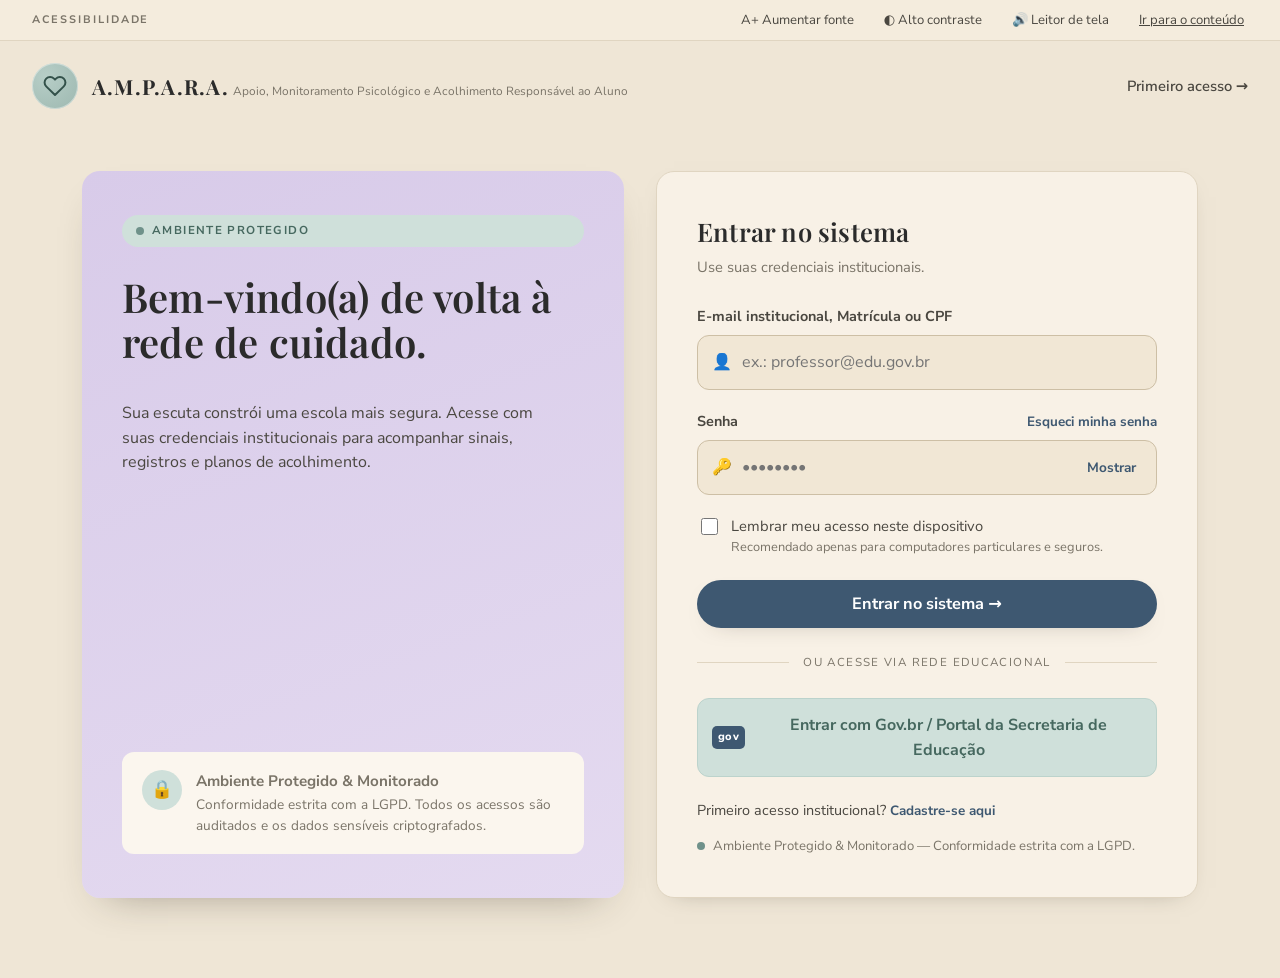
<file: templates/login.html>
<!doctype html>
<html lang="pt-BR">
<head>
  <meta charset="utf-8" />
  <meta name="viewport" content="width=device-width, initial-scale=1" />
  <title>Entrar no sistema — A.M.P.A.R.A.</title>
  <meta name="description" content="Acesse a rede A.M.P.A.R.A. com suas credenciais institucionais." />
  <link rel="stylesheet" href="/static/styles.css" />
  <link rel="icon" href="data:image/svg+xml,<svg xmlns='http://www.w3.org/2000/svg' viewBox='0 0 100 100'><text y='.9em' font-size='90'>💚</text></svg>" />
</head>
<body>
  <a class="skip-link" href="#conteudo">Ir para o conteúdo</a>

  <div class="a11y-bar">
    <div class="wrap">
      <span class="label">Acessibilidade</span>
      <nav aria-label="Ferramentas de acessibilidade">
        <button class="a11y-btn" data-action="font">A+ Aumentar fonte</button>
        <button class="a11y-btn" data-action="contrast" aria-pressed="false">◐ Alto contraste</button>
        <button class="a11y-btn" data-action="reader">🔊 Leitor de tela</button>
        <a class="a11y-btn" href="#conteudo">Ir para o conteúdo</a>
      </nav>
    </div>
  </div>

  <header class="site-header">
    <a class="brand" href="/">
      <span class="mark" aria-hidden="true">
        <svg viewBox="0 0 24 24" fill="none" stroke="currentColor" stroke-width="2" stroke-linecap="round" stroke-linejoin="round"><path d="M20.8 4.6a5.5 5.5 0 0 0-7.8 0L12 5.6l-1-1a5.5 5.5 0 0 0-7.8 7.8l1 1L12 21l7.8-7.6 1-1a5.5 5.5 0 0 0 0-7.8z"/></svg>
      </span>
      <span>
        <span class="name">A.M.P.A.R.A.</span>
        <span class="tagline">Apoio, Monitoramento Psicológico e Acolhimento Responsável ao Aluno</span>
      </span>
    </a>
    <div class="header-actions">
      <a class="header-link" href="/cadastro">Primeiro acesso →</a>
    </div>
  </header>

  <main id="conteudo" class="container">
    <section class="auth-wrap">
      <!-- Painel de boas-vindas -->
      <div class="welcome-panel">
        <span class="badge"><span class="dot"></span> Ambiente Protegido</span>
        <h1>Bem-vindo(a) de volta à rede de cuidado.</h1>
        <p>Sua escuta constrói uma escola mais segura. Acesse com suas credenciais institucionais para acompanhar sinais, registros e planos de acolhimento.</p>
        <div class="note-card">
          <span class="ico" aria-hidden="true">🔒</span>
          <span>
            <strong>Ambiente Protegido &amp; Monitorado</strong>
            <span>Conformidade estrita com a LGPD. Todos os acessos são auditados e os dados sensíveis criptografados.</span>
          </span>
        </div>
      </div>

      <!-- Formulário de login -->
      <div class="form-card">
        <h2>Entrar no sistema</h2>
        <p class="sub">Use suas credenciais institucionais.</p>

        <form id="loginForm" novalidate>
          <div class="field">
            <label for="email">E-mail institucional, Matrícula ou CPF</label>
            <div class="input-shell">
              <span class="ico" aria-hidden="true">👤</span>
              <input id="email" name="email" type="text" placeholder="ex.: professor@edu.gov.br" autocomplete="username" required />
            </div>
          </div>

          <div class="field">
            <div class="field-head">
              <label for="senha">Senha</label>
              <a class="link-small" href="#">Esqueci minha senha</a>
            </div>
            <div class="input-shell">
              <span class="ico" aria-hidden="true">🔑</span>
              <input id="senha" name="senha" type="password" placeholder="••••••••" autocomplete="current-password" required />
              <button type="button" class="toggle" data-toggle-password="senha">Mostrar</button>
            </div>
          </div>

          <div class="check-row">
            <input id="lembrar" type="checkbox" />
            <div class="txt">
              <label for="lembrar">Lembrar meu acesso neste dispositivo</label>
              <small>Recomendado apenas para computadores particulares e seguros.</small>
            </div>
          </div>

          <button type="submit" class="btn btn-primary btn-block btn-lg">Entrar no sistema →</button>
        </form>

        <div class="divider">ou acesse via rede educacional</div>

        <button type="button" class="gov-btn">
          <span class="gov-tag">gov</span> Entrar com Gov.br / Portal da Secretaria de Educação
        </button>

        <div class="form-foot">
          Primeiro acesso institucional? <a class="link-small" href="/cadastro">Cadastre-se aqui</a>
          <div class="compliance"><span class="dot"></span> Ambiente Protegido &amp; Monitorado — Conformidade estrita com a LGPD.</div>
        </div>
      </div>
    </section>
  </main>

  <script src="/static/main.js"></script>
</body>
</html>
</file>
<file: static/styles.css>
/* ==========================================================================
   A.M.P.A.R.A. — Apoio, Monitoramento Psicológico e Acolhimento
   Estilos globais compartilhados entre todas as telas.
   ========================================================================== */

@import url('https://fonts.googleapis.com/css2?family=Playfair+Display:wght@500;600;700&family=Nunito+Sans:wght@400;600;700&display=swap');

:root {
  /* Superfícies */
  --bg:            #efe6d6;
  --bg-soft:       #f4ecdd;
  --card:          #f8f1e6;
  --card-inset:    #fbf6ee;
  --input-bg:      #f1e7d5;

  /* Tinta / texto */
  --ink:           #2b2b2b;
  --ink-soft:      #4a4740;
  --muted:         #7a7468;

  /* Marca */
  --navy:          #3e5871;
  --navy-dark:     #34495f;
  --sage:          #9db8b0;
  --sage-deep:     #6f918a;
  --sage-badge:    #cfe0da;
  --sage-badge-tx: #46685f;
  --lavender:      #d8cbe9;
  --lavender-soft: #e4daf0;

  /* Estados */
  --border:        #e0d5c1;
  --border-strong: #cdbfa5;
  --warn:          #c79a2a;
  --ok:            #4f8a6b;

  /* Métrica */
  --radius:        18px;
  --radius-sm:     12px;
  --shadow:        0 18px 40px -24px rgba(52, 44, 30, .45);
  --shadow-soft:   0 8px 24px -18px rgba(52, 44, 30, .5);

  --font-serif:    'Playfair Display', Georgia, 'Times New Roman', serif;
  --font-sans:     'Nunito Sans', system-ui, -apple-system, 'Segoe UI', Roboto, sans-serif;

  --fs-scale:      1; /* alterado pelo botão "Aumentar fonte" */
}

* { box-sizing: border-box; }

html { scroll-behavior: smooth; }

body {
  margin: 0;
  font-family: var(--font-sans);
  font-size: calc(16px * var(--fs-scale));
  line-height: 1.55;
  color: var(--ink);
  background: var(--bg);
  -webkit-font-smoothing: antialiased;
}

h1, h2, h3, .serif { font-family: var(--font-serif); font-weight: 600; letter-spacing: .2px; }

a { color: var(--navy); }

/* ---------- Acessibilidade: pular para o conteúdo ---------- */
.skip-link {
  position: absolute;
  left: -999px;
  top: 0;
  background: var(--navy);
  color: #fff;
  padding: 10px 16px;
  border-radius: 0 0 8px 0;
  z-index: 100;
}
.skip-link:focus { left: 0; }

/* ---------- Barra de acessibilidade ---------- */
.a11y-bar {
  background: var(--bg-soft);
  border-bottom: 1px solid var(--border);
  font-size: .78rem;
}
.a11y-bar .wrap {
  display: flex;
  align-items: center;
  justify-content: space-between;
  gap: 18px;
  padding: 8px 32px;
  flex-wrap: wrap;
}
.a11y-bar .label {
  letter-spacing: .18em;
  text-transform: uppercase;
  color: var(--muted);
  font-weight: 700;
  font-size: .68rem;
}
.a11y-bar nav { display: flex; gap: 22px; flex-wrap: wrap; }
.a11y-btn {
  background: none;
  border: none;
  cursor: pointer;
  color: var(--ink-soft);
  font: inherit;
  font-size: .82rem;
  display: inline-flex;
  align-items: center;
  gap: 6px;
  padding: 2px 4px;
  border-radius: 6px;
}
.a11y-btn:hover { color: var(--navy); text-decoration: underline; }
.a11y-btn[aria-pressed="true"] { color: var(--navy); font-weight: 700; }

/* ---------- Cabeçalho ---------- */
.site-header {
  padding: 22px 32px;
  display: flex;
  align-items: center;
  justify-content: space-between;
  gap: 20px;
  flex-wrap: wrap;
}
.brand { display: flex; align-items: center; gap: 14px; text-decoration: none; color: inherit; }
.brand .mark {
  width: 46px; height: 46px;
  border-radius: 50%;
  background: radial-gradient(circle at 30% 30%, #b7cec7, var(--sage));
  display: grid; place-items: center;
  color: #33514a;
  flex: none;
  box-shadow: inset 0 0 0 1px rgba(255,255,255,.4);
}
.brand .mark svg { width: 24px; height: 24px; }
.brand .name { font-family: var(--font-serif); font-size: 1.3rem; font-weight: 700; letter-spacing: .06em; }
.brand .tagline { font-size: .74rem; color: var(--muted); margin-top: 2px; }
.header-actions { display: flex; align-items: center; gap: 18px; }
.header-link { text-decoration: none; color: var(--ink-soft); font-weight: 600; font-size: .92rem; }
.header-link:hover { color: var(--navy); }

/* ---------- Botões ---------- */
.btn {
  display: inline-flex;
  align-items: center;
  justify-content: center;
  gap: 8px;
  font: inherit;
  font-weight: 700;
  cursor: pointer;
  border: 1px solid transparent;
  border-radius: 999px;
  padding: 13px 26px;
  transition: transform .08s ease, box-shadow .2s ease, background .2s ease;
  text-decoration: none;
  line-height: 1;
}
.btn:active { transform: translateY(1px); }
.btn-primary { background: var(--navy); color: #fff; box-shadow: var(--shadow-soft); }
.btn-primary:hover { background: var(--navy-dark); }
.btn-primary:disabled { background: #a9a293; box-shadow: none; cursor: not-allowed; }
.btn-ghost { background: var(--sage-badge); color: var(--sage-badge-tx); border-color: transparent; }
.btn-ghost:hover { background: #c2d7d0; }
.btn-outline { background: transparent; color: var(--navy); border-color: var(--border-strong); }
.btn-outline:hover { background: var(--card-inset); }
.btn-block { width: 100%; }
.btn-lg { padding: 15px 30px; font-size: 1.02rem; }

/* ---------- Utilidades ---------- */
.container { max-width: 1180px; margin: 0 auto; padding: 0 32px; }
.badge {
  display: inline-flex;
  align-items: center;
  gap: 8px;
  background: var(--sage-badge);
  color: var(--sage-badge-tx);
  font-size: .72rem;
  font-weight: 700;
  letter-spacing: .12em;
  text-transform: uppercase;
  padding: 7px 14px;
  border-radius: 999px;
}
.badge .dot { width: 8px; height: 8px; border-radius: 50%; background: var(--sage-deep); }
.muted { color: var(--muted); }

/* ==========================================================================
   HERO / Landing
   ========================================================================== */
.hero {
  display: grid;
  grid-template-columns: 1.05fr .95fr;
  gap: 56px;
  align-items: center;
  padding: 60px 0 90px;
}
.hero h1 {
  font-size: clamp(2.6rem, 5vw, 3.75rem);
  line-height: 1.06;
  margin: 22px 0 20px;
  color: var(--ink);
}
.hero p.lead { font-size: 1.08rem; color: var(--ink-soft); max-width: 34ch; }
.hero .cta-row { display: flex; gap: 14px; margin-top: 34px; flex-wrap: wrap; }
.hero .cta-secondary {
  display: flex;
  justify-content: center;
  margin-top: 14px;
}
.hero .cta-secondary .btn {
  background-color: #dcd0eb;
}

.preview-shell {
  background: linear-gradient(160deg, var(--lavender), var(--lavender-soft));
  border-radius: 30px;
  padding: 30px;
  box-shadow: var(--shadow);
}
.preview-card {
  background: var(--card-inset);
  border-radius: 18px;
  padding: 30px 32px;
}
.preview-card .eyebrow {
  font-size: .72rem; letter-spacing: .18em; text-transform: uppercase;
  color: var(--muted); font-weight: 700;
}
.preview-card h2 { font-size: 1.55rem; margin: 12px 0 20px; }
.preview-card ul { list-style: none; margin: 0; padding: 0; display: grid; gap: 14px; }
.preview-card li { display: flex; gap: 10px; color: var(--ink-soft); }
.preview-card li::before { content: "•"; color: var(--sage-deep); font-weight: 700; }

/* ==========================================================================
   Layout de duas colunas (login)
   ========================================================================== */
.auth-wrap {
  display: grid;
  grid-template-columns: 1fr 1fr;
  gap: 32px;
  padding: 40px 0 80px;
  align-items: stretch;
}
.welcome-panel {
  background: linear-gradient(160deg, var(--lavender), var(--lavender-soft));
  border-radius: var(--radius);
  padding: 44px 40px;
  box-shadow: var(--shadow);
  display: flex;
  flex-direction: column;
  gap: 20px;
}
.welcome-panel h1 { font-size: clamp(1.9rem, 3.4vw, 2.5rem); line-height: 1.12; margin: 8px 0 0; }
.welcome-panel p { color: var(--ink-soft); max-width: 42ch; }
.note-card {
  margin-top: auto;
  background: var(--card-inset);
  border-radius: var(--radius-sm);
  padding: 18px 20px;
  display: flex;
  gap: 14px;
}
.note-card .ico {
  width: 40px; height: 40px; border-radius: 50%;
  background: var(--sage-badge); color: var(--sage-deep);
  display: grid; place-items: center; flex: none; font-size: 1.1rem;
}
.note-card strong { display: block; font-size: .95rem; }
.note-card span { font-size: .85rem; color: var(--muted); }

/* ---------- Cartão de formulário ---------- */
.form-card {
  background: var(--card);
  border-radius: var(--radius);
  padding: 40px;
  box-shadow: var(--shadow-soft);
  border: 1px solid var(--border);
}
.form-card h2 { font-size: 1.6rem; margin: 0 0 4px; }
.form-card .sub { color: var(--muted); font-size: .92rem; margin: 0 0 26px; }

/* ---------- Campos ---------- */
.field { margin-bottom: 20px; }
.field-head { display: flex; align-items: baseline; justify-content: space-between; gap: 12px; }
label { display: block; font-weight: 700; font-size: .9rem; margin-bottom: 8px; color: var(--ink-soft); }
label .req { color: #b06a4f; }
.input-shell {
  display: flex;
  align-items: center;
  gap: 10px;
  background: var(--input-bg);
  border: 1px solid var(--border-strong);
  border-radius: var(--radius-sm);
  padding: 0 14px;
  transition: border-color .15s ease, box-shadow .15s ease;
}
.input-shell:focus-within { border-color: var(--navy); box-shadow: 0 0 0 3px rgba(62,88,113,.15); }
.input-shell .ico { color: var(--muted); flex: none; }
.input-shell input {
  border: none; background: none; outline: none;
  font: inherit; color: var(--ink);
  padding: 14px 0; width: 100%;
}
.input-shell .toggle {
  background: none; border: none; cursor: pointer;
  color: var(--navy); font: inherit; font-size: .85rem; font-weight: 700;
  flex: none;
}
select.input-plain, input.input-plain, .input-plain {
  width: 100%;
  background: var(--input-bg);
  border: 1px solid var(--border-strong);
  border-radius: var(--radius-sm);
  padding: 14px;
  font: inherit;
  color: var(--ink);
  outline: none;
}
.input-plain:focus { border-color: var(--navy); box-shadow: 0 0 0 3px rgba(62,88,113,.15); }
.input-plain:disabled { color: var(--muted); cursor: not-allowed; opacity: .8; }
.link-small { font-size: .84rem; font-weight: 700; text-decoration: none; }
.link-small:hover { text-decoration: underline; }

.check-row { display: flex; gap: 10px; align-items: flex-start; margin: 6px 0 22px; }
.check-row input { margin-top: 3px; width: 17px; height: 17px; accent-color: var(--navy); flex: none; }
.check-row .txt small { display: block; color: var(--muted); font-size: .8rem; }
.check-row label { margin: 0; font-weight: 400; color: var(--ink-soft); font-size: .92rem; }

/* ---------- Divisor ---------- */
.divider { display: flex; align-items: center; gap: 14px; margin: 26px 0; color: var(--muted); font-size: .72rem; letter-spacing: .12em; text-transform: uppercase; }
.divider::before, .divider::after { content: ""; height: 1px; background: var(--border); flex: 1; }

.gov-btn {
  width: 100%;
  background: var(--sage-badge);
  border: 1px solid #bcd3cc;
  color: var(--sage-badge-tx);
  border-radius: var(--radius-sm);
  padding: 14px;
  font: inherit; font-weight: 700;
  display: flex; align-items: center; justify-content: center; gap: 10px;
  cursor: pointer;
}
.gov-btn:hover { background: #c4d9d2; }
.gov-tag { background: var(--navy); color: #fff; font-size: .68rem; font-weight: 800; padding: 3px 6px; border-radius: 5px; letter-spacing: .04em; }

.form-foot { margin-top: 22px; font-size: .9rem; color: var(--ink-soft); }
.form-foot .compliance { margin-top: 14px; display: flex; align-items: center; gap: 8px; font-size: .82rem; color: var(--muted); }
.form-foot .compliance .dot { width: 8px; height: 8px; border-radius: 50%; background: var(--sage-deep); }

/* ==========================================================================
   Onboarding / Wizard
   ========================================================================== */
.onboarding { padding: 30px 0 80px; max-width: 900px; margin: 0 auto; }
.onboarding .badge { margin-bottom: 16px; }
.onboarding h1 { font-size: clamp(2rem, 4vw, 2.7rem); margin: 0 0 8px; }
.onboarding .sub { color: var(--muted); margin: 0 0 28px; }

.steps { display: grid; grid-template-columns: repeat(3, 1fr); gap: 24px; margin-bottom: 26px; }
.step { }
.step .bar { height: 4px; border-radius: 4px; background: var(--border); margin-bottom: 12px; transition: background .3s; }
.step .row { display: flex; align-items: center; gap: 10px; color: var(--muted); }
.step .num {
  width: 26px; height: 26px; border-radius: 50%;
  background: var(--border); color: var(--ink-soft);
  display: grid; place-items: center; font-size: .82rem; font-weight: 800; flex: none;
}
.step.active .bar { background: var(--sage); }
.step.active .num { background: var(--navy); color: #fff; }
.step.active .row { color: var(--ink); font-weight: 700; }
.step.done .bar { background: var(--sage); }
.step.done .num { background: var(--sage-deep); color: #fff; }
.step.done .row { color: var(--ink-soft); }

.wizard-card {
  background: var(--card);
  border: 1px solid var(--border);
  border-radius: var(--radius);
  padding: 34px 36px;
  box-shadow: var(--shadow-soft);
}
.wizard-card h2 { font-size: 1.45rem; margin: 0 0 6px; }
.wizard-card .desc { color: var(--muted); margin: 0 0 24px; font-size: .95rem; }

.panel { display: none; }
.panel.active { display: block; animation: fade .25s ease; }
@keyframes fade { from { opacity: 0; transform: translateY(6px); } to { opacity: 1; transform: none; } }

/* Cartões de RBAC */
.rbac-grid { display: grid; grid-template-columns: repeat(3, 1fr); gap: 16px; margin-bottom: 26px; }
.rbac-card {
  text-align: left;
  background: var(--input-bg);
  border: 2px solid var(--border-strong);
  border-radius: var(--radius-sm);
  padding: 20px 18px;
  cursor: pointer;
  transition: border-color .15s, box-shadow .15s, background .15s;
  position: relative;
}
.rbac-card:hover { border-color: var(--sage-deep); }
.rbac-card .avatar { display: block; width: 40px; height: 40px; border-radius: 50%; background: var(--border); margin-bottom: 32px; }
.rbac-card .role { display: block; font-weight: 700; font-size: 1.02rem; }
.rbac-card .role-sub { display: block; font-size: .82rem; color: var(--muted); margin-top: 3px; }
.rbac-card .picked {
  position: absolute; top: 12px; right: 12px;
  font-size: .68rem; font-weight: 800; letter-spacing: .05em;
  background: var(--navy); color: #fff; padding: 4px 8px; border-radius: 999px;
  opacity: 0; transform: scale(.9); transition: .15s;
}
.rbac-card[aria-pressed="true"] {
  border-color: var(--navy);
  background: #eef3f4;
  box-shadow: 0 0 0 3px rgba(62,88,113,.12);
}
.rbac-card[aria-pressed="true"] .picked { opacity: 1; transform: none; }
.rbac-card[aria-pressed="true"] .avatar { background: var(--sage); }

.grid-2 { display: grid; grid-template-columns: 1fr 1fr; gap: 20px; }
.grid-3 { display: grid; grid-template-columns: 1fr 1fr 1fr; gap: 20px; }

/* Força da senha */
.strength { margin-top: 8px; }
.strength .track { height: 6px; border-radius: 4px; background: var(--border); overflow: hidden; }
.strength .fill { height: 100%; width: 0; border-radius: 4px; background: var(--warn); transition: width .25s, background .25s; }
.strength .label { font-size: .78rem; margin-top: 5px; font-weight: 700; color: var(--warn); }
.match-msg { font-size: .82rem; margin-top: 6px; color: var(--ok); font-weight: 700; }
.match-msg.bad { color: #b0533a; }

/* Termos LGPD */
.terms-box { background: var(--lavender-soft); border-radius: var(--radius-sm); padding: 18px 20px; margin-top: 6px; display: grid; gap: 14px; }
.terms-box .check-row { margin: 0; }
.terms-title { font-size: .95rem; font-weight: 700; margin: 20px 0 10px; color: var(--ink-soft); }

.wizard-foot {
  display: flex; align-items: center; justify-content: space-between;
  gap: 16px; margin-top: 28px; padding-top: 22px; border-top: 1px solid var(--border);
}
.link-back { background: none; border: none; cursor: pointer; font: inherit; color: var(--ink-soft); font-weight: 600; text-decoration: none; }
.link-back:hover { color: var(--navy); }

/* Tela de sucesso */
.success { text-align: center; padding: 20px 0; }
.success .ico { width: 64px; height: 64px; border-radius: 50%; background: var(--sage-badge); color: var(--sage-deep); display: grid; place-items: center; margin: 0 auto 18px; font-size: 1.8rem; }
.success h2 { margin-bottom: 8px; }

/* ==========================================================================
   Rodapé
   ========================================================================== */
.site-footer {
  border-top: 1px solid var(--border);
  padding: 26px 0;
  color: var(--muted);
  font-size: .84rem;
}
.site-footer .wrap { display: flex; justify-content: space-between; gap: 16px; flex-wrap: wrap; align-items: center; }

/* ==========================================================================
   Alto contraste
   ========================================================================== */
body.high-contrast {
  --bg: #ffffff;
  --bg-soft: #f2f2f2;
  --card: #ffffff;
  --card-inset: #ffffff;
  --input-bg: #ffffff;
  --ink: #000000;
  --ink-soft: #111111;
  --muted: #333333;
  --navy: #08306b;
  --navy-dark: #062654;
  --sage-badge: #d7ecff;
  --sage-badge-tx: #062654;
  --lavender: #e8e0f5;
  --lavender-soft: #f3eefb;
  --border: #000000;
  --border-strong: #000000;
}
body.high-contrast .preview-shell,
body.high-contrast .welcome-panel { border: 2px solid #000; }

/* ==========================================================================
   Responsivo
   ========================================================================== */
@media (max-width: 880px) {
  .hero, .auth-wrap { grid-template-columns: 1fr; }
  .hero { padding: 30px 0 50px; }
  .rbac-grid, .grid-2, .grid-3, .steps { grid-template-columns: 1fr; }
  .steps { gap: 12px; }
  .a11y-bar .wrap, .site-header { padding-left: 20px; padding-right: 20px; }
  .container { padding: 0 20px; }
  .form-card, .welcome-panel, .wizard-card { padding: 26px 22px; }
}
</file>
